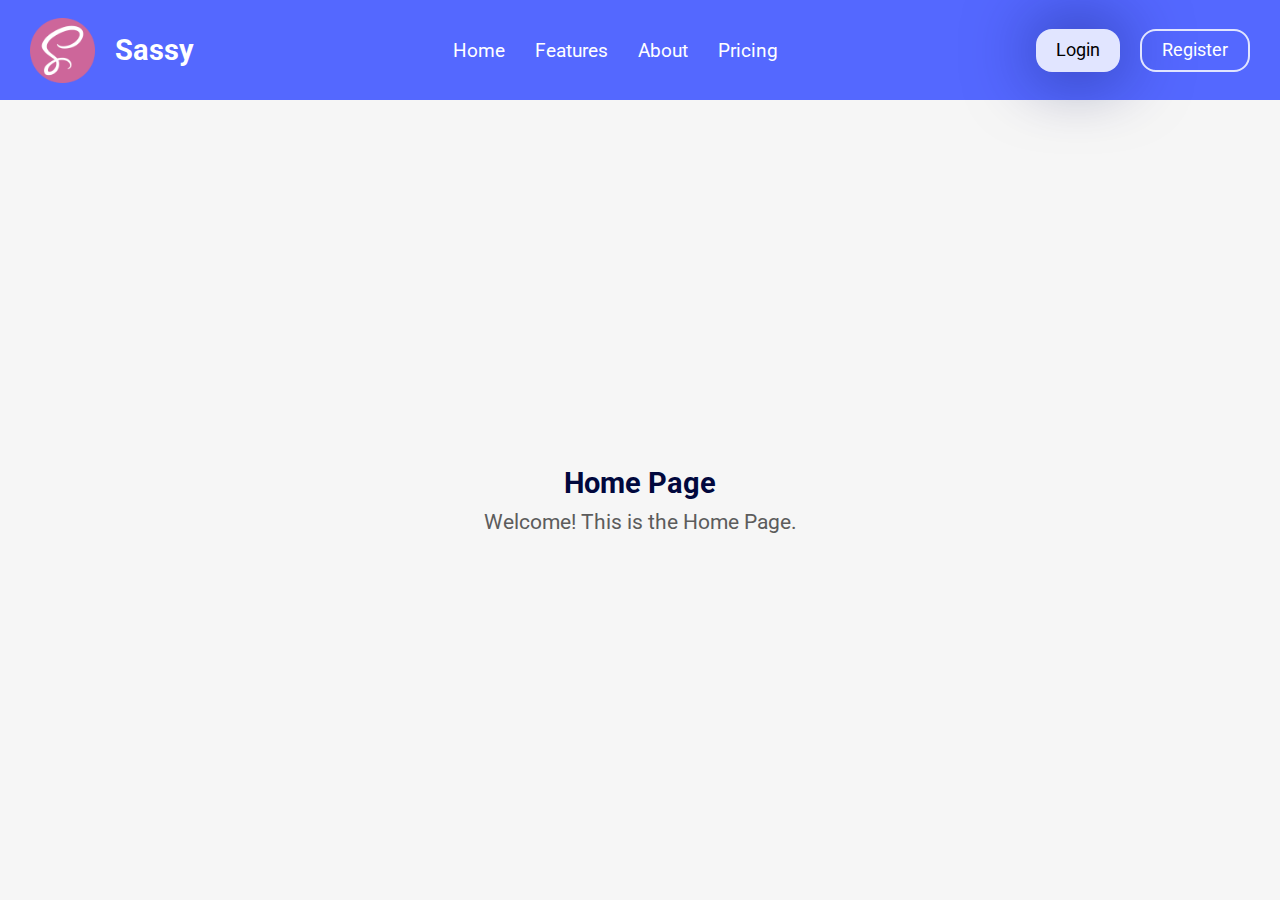
<file: 1_initial_project/index.html>
<!DOCTYPE html>
<html lang="en">
  <head>
    <meta charset="UTF-8" />
    <meta http-equiv="X-UA-Compatible" content="IE=edge" />
    <meta name="viewport" content="width=device-width, initial-scale=1.0" />
    <link rel="stylesheet" href="./styles/style.css" />
    <link rel="preconnect" href="https://fonts.googleapis.com" />
    <link rel="preconnect" href="https://fonts.gstatic.com" crossorigin />
    <link
      href="https://fonts.googleapis.com/css2?family=Questrial&family=Roboto:wght@400;500;700&display=swap"
      rel="stylesheet"
    />
    <title>CSS Preprocessors Course</title>
  </head>
  <body>
    <nav>
      <div>
        <img src="./assets/SassLogo.png" alt="Logo" />
        <h2>Sassy</h2>
      </div>
      <ol>
        <li><a href="./index.html">Home</a></li>
        <li><a href="./features.html">Features</a></li>
        <li><a href="./about.html">About</a></li>
        <li><a href="./pricing.html">Pricing</a></li>
      </ol>
      <div>
        <button>Login</button>
        <button>Register</button>
      </div>
    </nav>
    <main>
      <section>
        <h1>Home Page</h1>
        <p>Welcome! This is the Home Page.</p>
      </section>
    </main>
  </body>
</html>
</file>
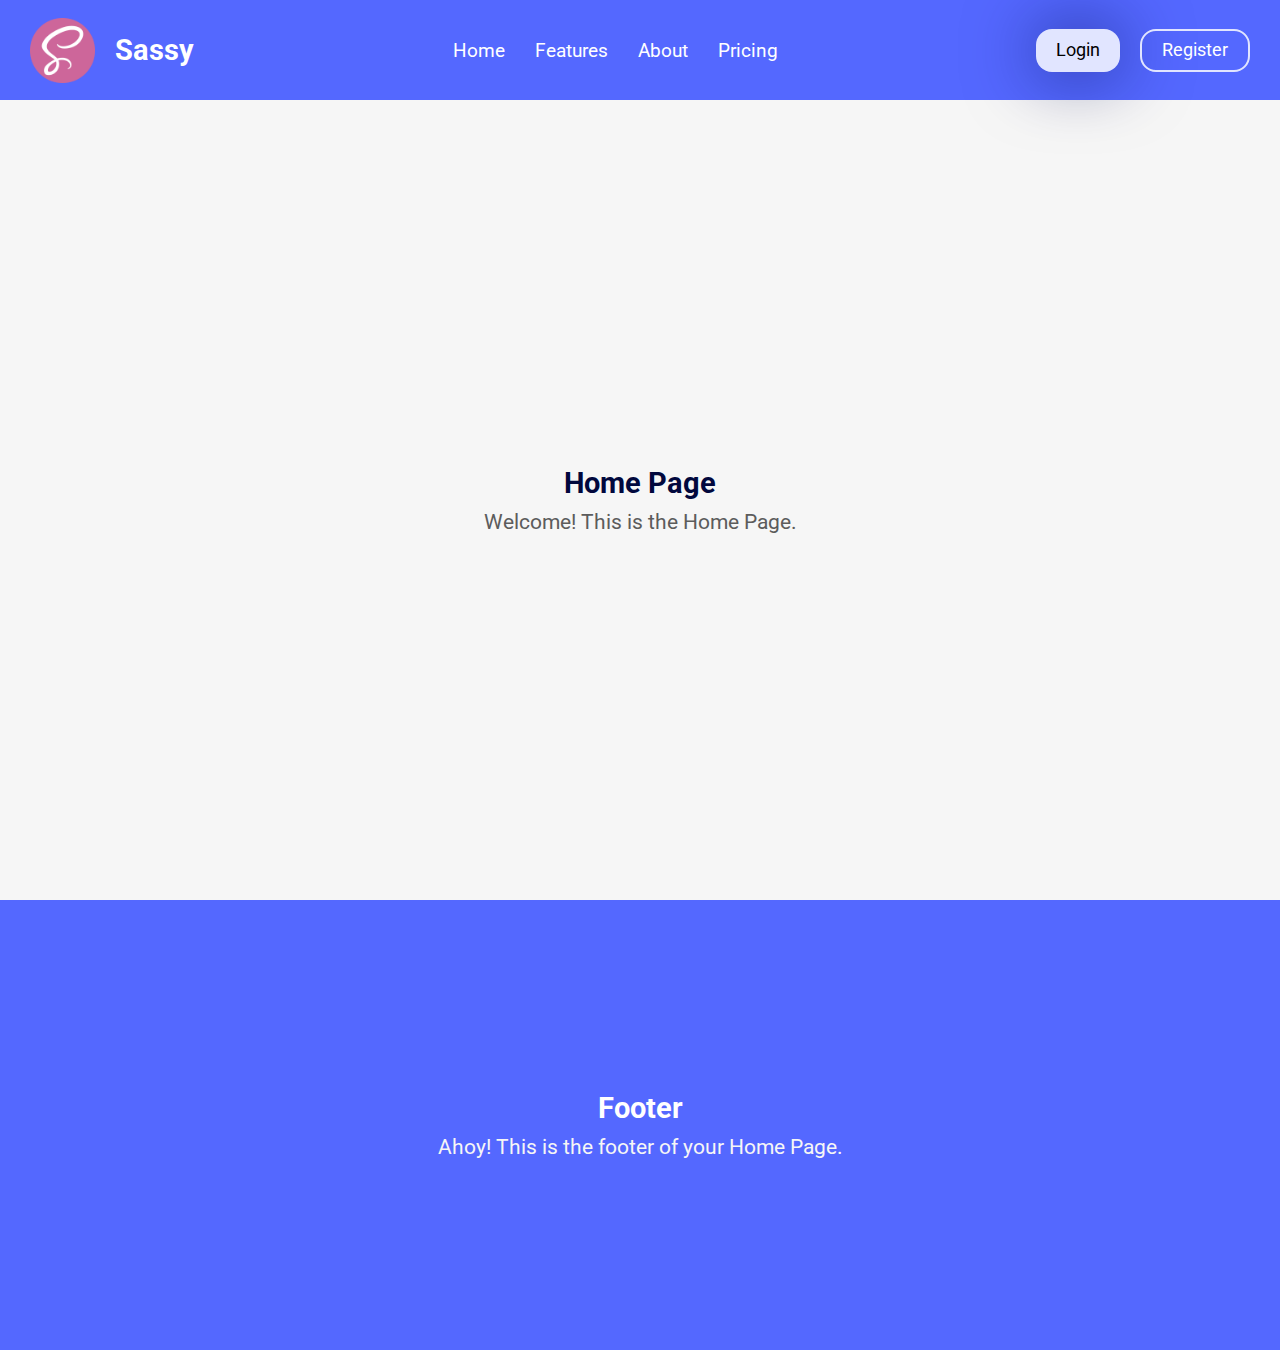
<file: 6_inheritance/index.html>
<!DOCTYPE html>
<html lang="en">
  <head>
    <meta charset="UTF-8" />
    <meta http-equiv="X-UA-Compatible" content="IE=edge" />
    <meta name="viewport" content="width=device-width, initial-scale=1.0" />
    <link rel="stylesheet" href="./styles/style.css" />
    <link rel="preconnect" href="https://fonts.googleapis.com" />
    <link rel="preconnect" href="https://fonts.gstatic.com" crossorigin />
    <link
      href="https://fonts.googleapis.com/css2?family=Questrial&family=Roboto:wght@400;500;700&display=swap"
      rel="stylesheet"
    />
    <title>CSS Preprocessors Course</title>
  </head>
  <body>
    <nav>
      <div>
        <img src="./assets/SassLogo.png" alt="Logo" />
        <h2>Sassy</h2>
      </div>
      <ol>
        <li><a href="./index.html">Home</a></li>
        <li><a href="./features.html">Features</a></li>
        <li><a href="./about.html">About</a></li>
        <li><a href="./pricing.html">Pricing</a></li>
      </ol>
      <div>
        <button>Login</button>
        <button>Register</button>
      </div>
    </nav>
    <main>
      <section>
        <h1>Home Page</h1>
        <p>Welcome! This is the Home Page.</p>
      </section>
    </main>
    <footer>
      <section>
        <h1>Footer</h1>
        <p>Ahoy! This is the footer of your Home Page.</p>
      </section>
    </footer>
  </body>
</html>
</file>
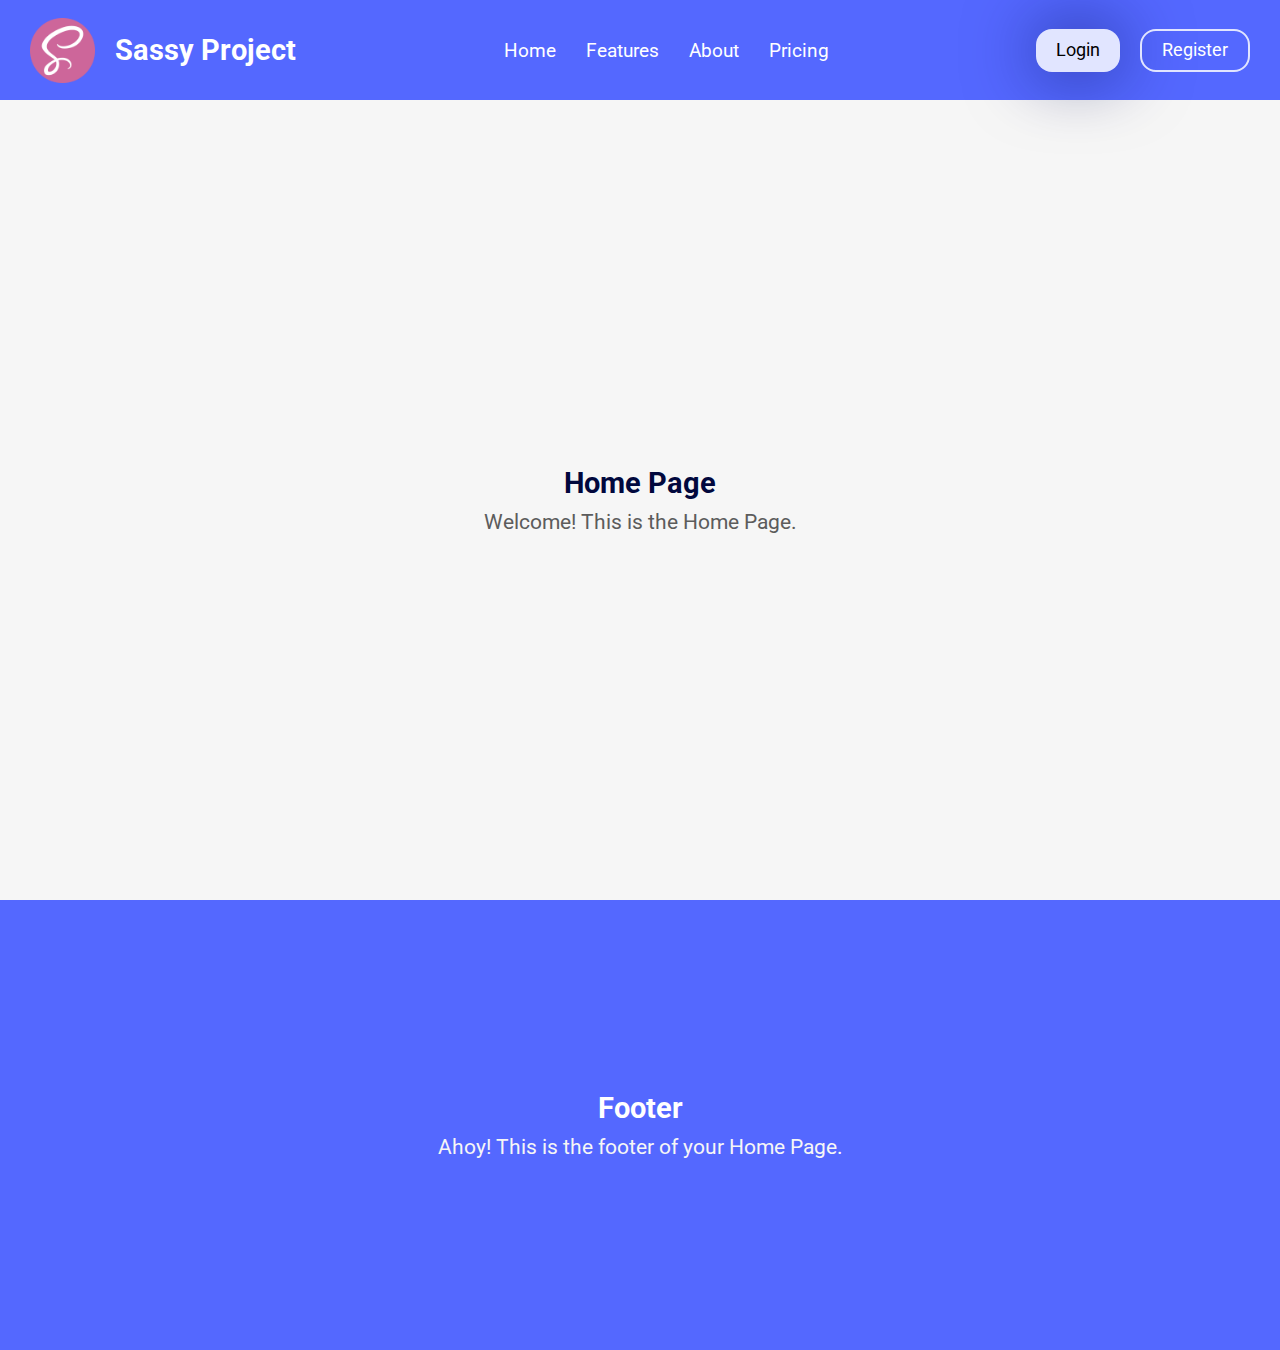
<file: 7_operators/index.html>
<!DOCTYPE html>
<html lang="en">
  <head>
    <meta charset="UTF-8" />
    <meta http-equiv="X-UA-Compatible" content="IE=edge" />
    <meta name="viewport" content="width=device-width, initial-scale=1.0" />
    <link rel="stylesheet" href="./styles/style.css" />
    <link rel="preconnect" href="https://fonts.googleapis.com" />
    <link rel="preconnect" href="https://fonts.gstatic.com" crossorigin />
    <link
      href="https://fonts.googleapis.com/css2?family=Questrial&family=Roboto:wght@400;500;700&display=swap"
      rel="stylesheet"
    />
    <title>CSS Preprocessors Course</title>
  </head>
  <body>
    <nav>
      <div>
        <img src="./assets/SassLogo.png" alt="Logo" />
        <h2>Sassy Project</h2>
      </div>
      <ol>
        <li><a href="./index.html">Home</a></li>
        <li><a href="./features.html">Features</a></li>
        <li><a href="./about.html">About</a></li>
        <li><a href="./pricing.html">Pricing</a></li>
      </ol>
      <div>
        <button>Login</button>
        <button>Register</button>
      </div>
    </nav>
    <main>
      <section>
        <h1>Home Page</h1>
        <p>Welcome! This is the Home Page.</p>
      </section>
    </main>
    <footer>
      <section>
        <h1>Footer</h1>
        <p>Ahoy! This is the footer of your Home Page.</p>
      </section>
    </footer>
  </body>
</html>
</file>
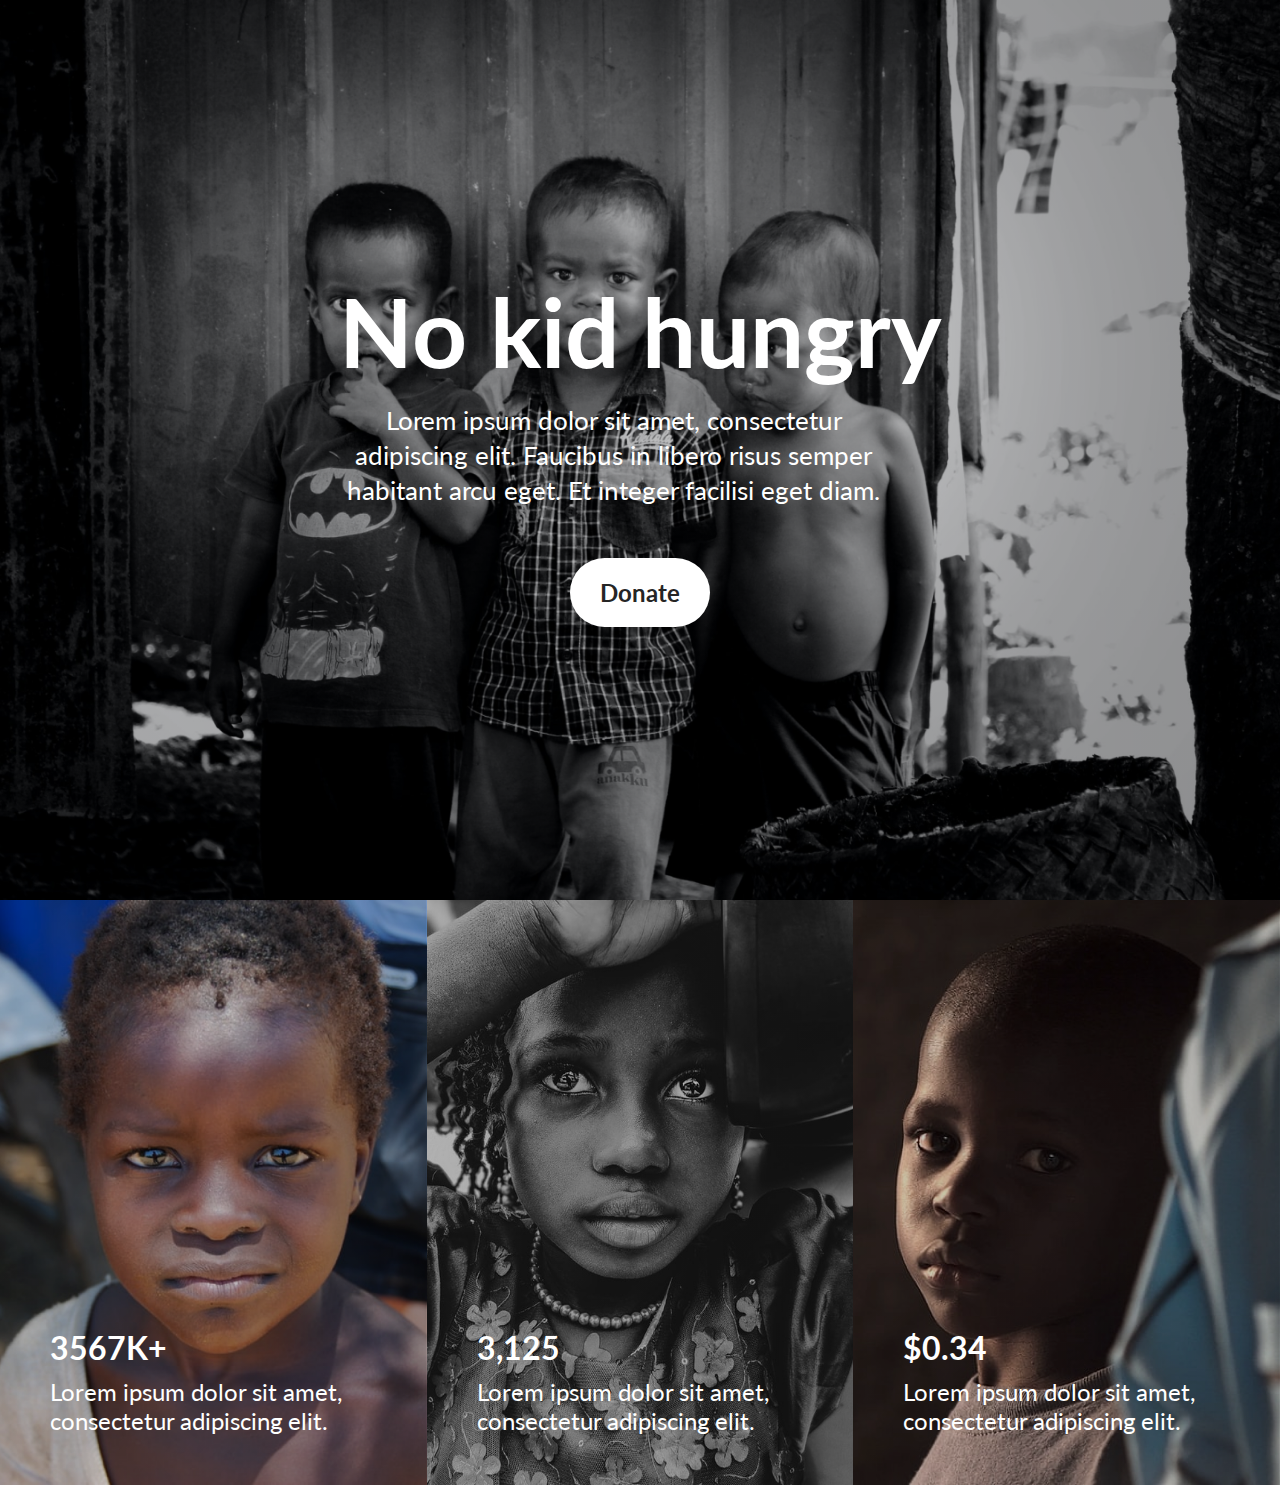
<file: 8_extra_project/index.html>
<!DOCTYPE html>
<html lang="en">
  <head>
    <meta charset="UTF-8" />
    <meta name="viewport" content="width=device-width, initial-scale=1.0" />
    <title>Landing Page Project</title>
    <link rel="stylesheet" href="./assets/style.css" />
    <link rel="preconnect" href="https://fonts.googleapis.com" />
    <link rel="preconnect" href="https://fonts.gstatic.com" crossorigin />
    <link
      href="https://fonts.googleapis.com/css2?family=Lato:wght@400;700;900&family=Roboto:wght@400;700;900&display=swap"
      rel="stylesheet"
    />
  </head>
  <body>
    <section class="section__hero">
      <div>
        <h1>No kid hungry</h1>
        <p>
          Lorem ipsum dolor sit amet, consectetur adipiscing elit. Faucibus in
          libero risus semper habitant arcu eget. Et integer facilisi eget diam.
        </p>
      </div>
      <button>Donate</button>
    </section>
    <section class="section__cards">
      <div>
        <span>
          <h2>3567K+</h2>
          <p>Lorem ipsum dolor sit amet, consectetur adipiscing elit.</p>
        </span>
      </div>
      <div>
        <span>
          <h2>3,125</h2>
          <p>Lorem ipsum dolor sit amet, consectetur adipiscing elit.</p>
        </span>
      </div>
      <div>
        <span>
          <h2>$0.34</h2>
          <p>Lorem ipsum dolor sit amet, consectetur adipiscing elit.</p>
        </span>
      </div>
    </section>
  </body>
</html>
</file>
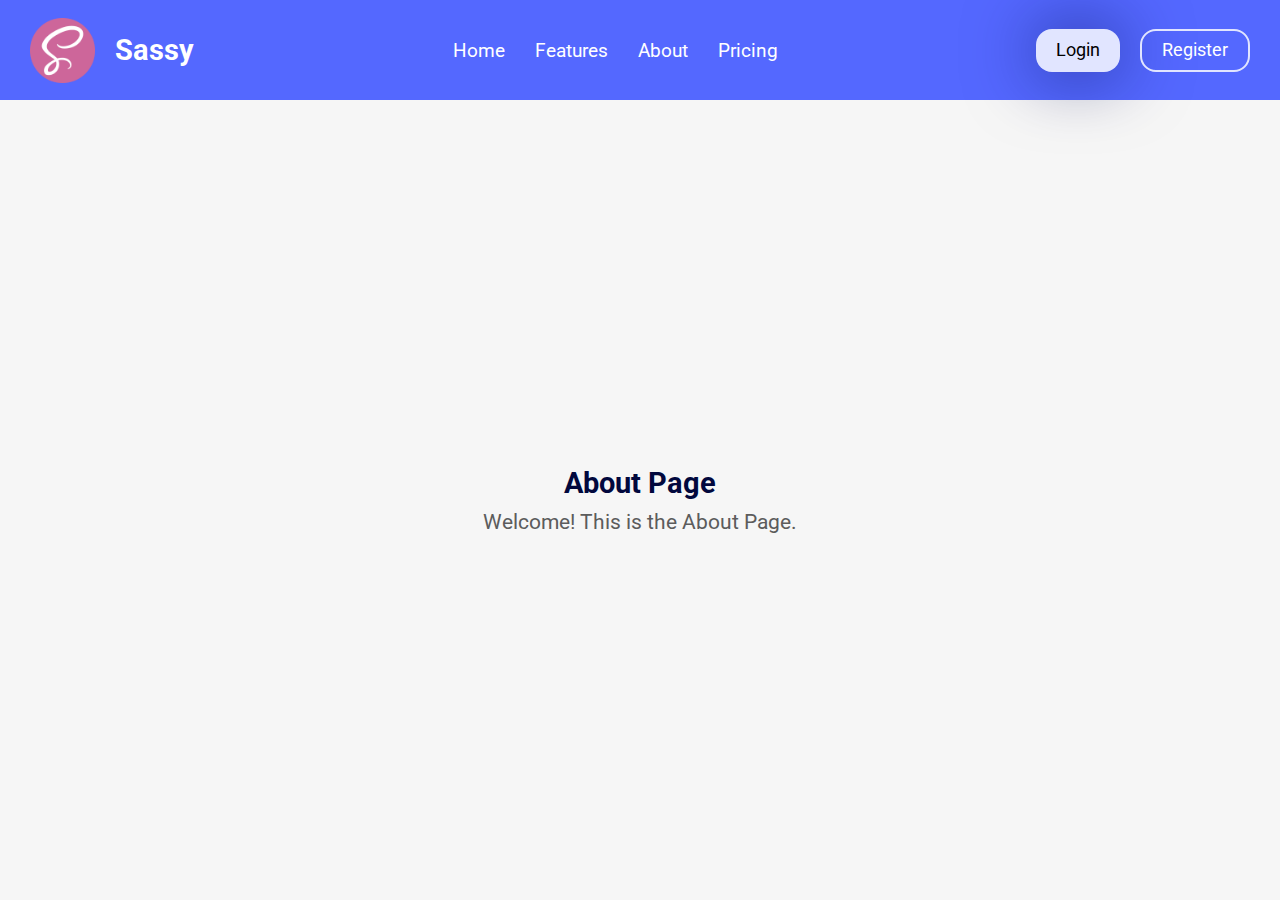
<file: 1_initial_project/about.html>
<!DOCTYPE html>
<html lang="en">
  <head>
    <meta charset="UTF-8" />
    <meta http-equiv="X-UA-Compatible" content="IE=edge" />
    <meta name="viewport" content="width=device-width, initial-scale=1.0" />
    <link rel="stylesheet" href="./styles/style.css" />
    <link rel="preconnect" href="https://fonts.googleapis.com" />
    <link rel="preconnect" href="https://fonts.gstatic.com" crossorigin />
    <link
      href="https://fonts.googleapis.com/css2?family=Questrial&family=Roboto:wght@400;500;700&display=swap"
      rel="stylesheet"
    />
    <title>CSS Preprocessors Course</title>
  </head>
  <body>
    <nav>
      <div>
        <img src="./assets/SassLogo.png" alt="Logo" />
        <h2>Sassy</h2>
      </div>
      <ol>
        <li><a href="./index.html">Home</a></li>
        <li><a href="./features.html">Features</a></li>
        <li><a href="./about.html">About</a></li>
        <li><a href="./pricing.html">Pricing</a></li>
      </ol>
      <div>
        <button>Login</button>
        <button>Register</button>
      </div>
    </nav>
    <main>
      <section>
        <h1>About Page</h1>
        <p>Welcome! This is the About Page.</p>
      </section>
    </main>
  </body>
</html>
</file>
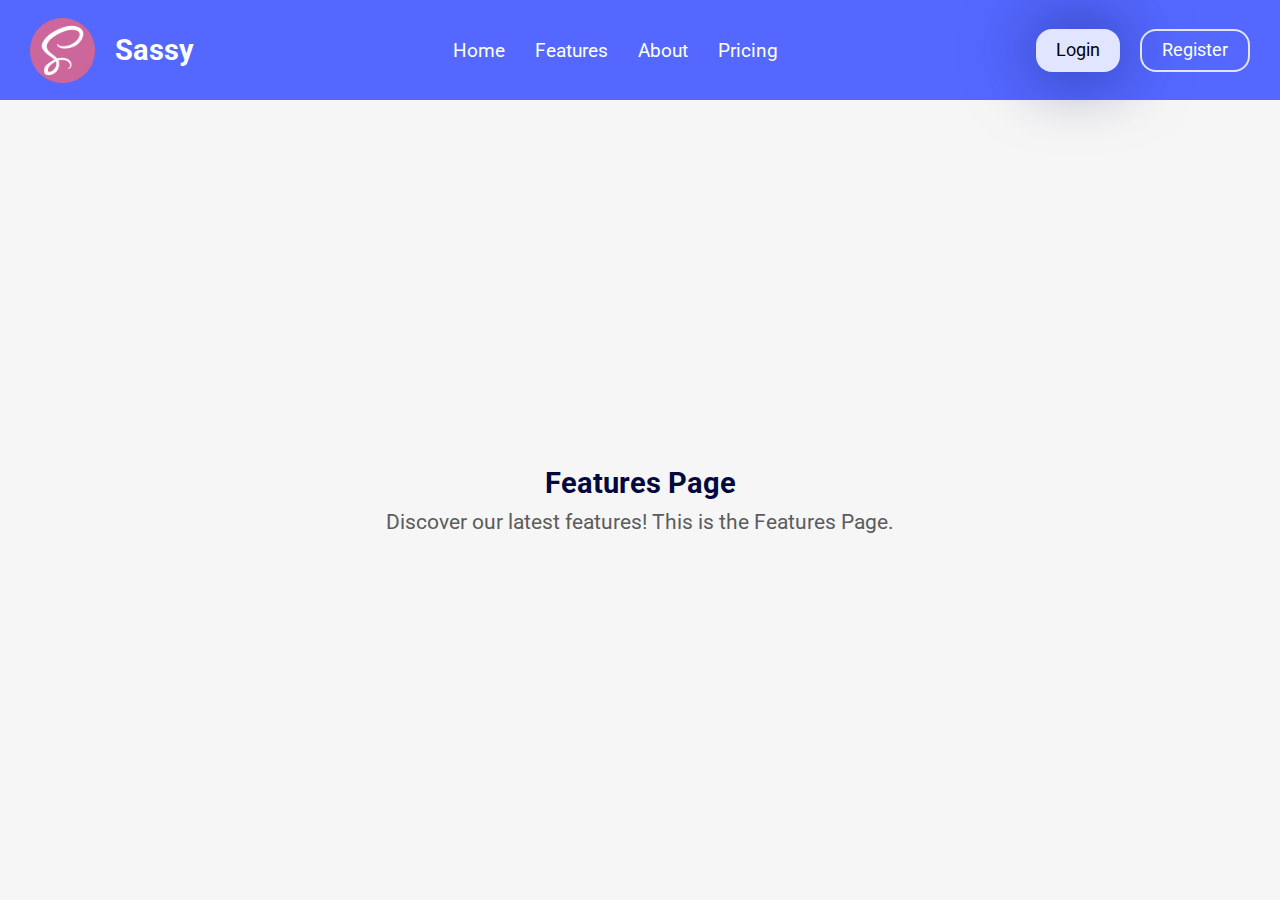
<file: 1_initial_project/features.html>
<!DOCTYPE html>
<html lang="en">
  <head>
    <meta charset="UTF-8" />
    <meta http-equiv="X-UA-Compatible" content="IE=edge" />
    <meta name="viewport" content="width=device-width, initial-scale=1.0" />
    <link rel="stylesheet" href="./styles/style.css" />
    <link rel="preconnect" href="https://fonts.googleapis.com" />
    <link rel="preconnect" href="https://fonts.gstatic.com" crossorigin />
    <link
      href="https://fonts.googleapis.com/css2?family=Questrial&family=Roboto:wght@400;500;700&display=swap"
      rel="stylesheet"
    />
    <title>CSS Preprocessors Course</title>
  </head>
  <body>
    <nav>
      <div>
        <img src="./assets/SassLogo.png" alt="Logo" />
        <h2>Sassy</h2>
      </div>
      <ol>
        <li><a href="./index.html">Home</a></li>
        <li><a href="./features.html">Features</a></li>
        <li><a href="./about.html">About</a></li>
        <li><a href="./pricing.html">Pricing</a></li>
      </ol>
      <div>
        <button>Login</button>
        <button>Register</button>
      </div>
    </nav>
    <main>
      <section>
        <h1>Features Page</h1>
        <p>Discover our latest features! This is the Features Page.</p>
      </section>
    </main>
  </body>
</html>
</file>
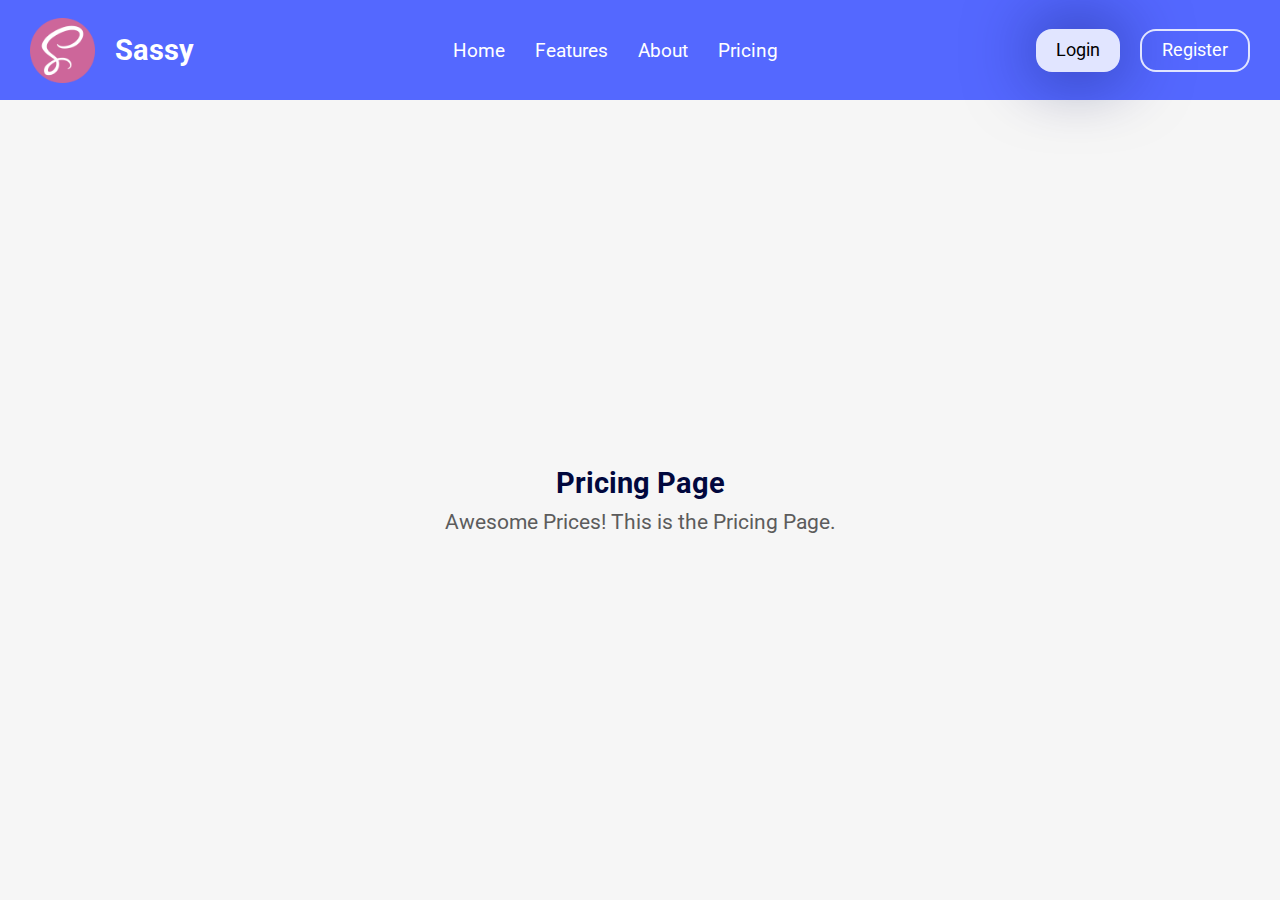
<file: 1_initial_project/pricing.html>
<!DOCTYPE html>
<html lang="en">
  <head>
    <meta charset="UTF-8" />
    <meta http-equiv="X-UA-Compatible" content="IE=edge" />
    <meta name="viewport" content="width=device-width, initial-scale=1.0" />
    <link rel="stylesheet" href="./styles/style.css" />
    <link rel="preconnect" href="https://fonts.googleapis.com" />
    <link rel="preconnect" href="https://fonts.gstatic.com" crossorigin />
    <link
      href="https://fonts.googleapis.com/css2?family=Questrial&family=Roboto:wght@400;500;700&display=swap"
      rel="stylesheet"
    />
    <title>CSS Preprocessors Course</title>
  </head>
  <body>
    <nav>
      <div>
        <img src="./assets/SassLogo.png" alt="Logo" />
        <h2>Sassy</h2>
      </div>
      <ol>
        <li><a href="./index.html">Home</a></li>
        <li><a href="./features.html">Features</a></li>
        <li><a href="./about.html">About</a></li>
        <li><a href="./pricing.html">Pricing</a></li>
      </ol>
      <div>
        <button>Login</button>
        <button>Register</button>
      </div>
    </nav>
    <main>
      <section>
        <h1>Pricing Page</h1>
        <p>Awesome Prices! This is the Pricing Page.</p>
      </section>
    </main>
  </body>
</html>
</file>
<file: 1_initial_project/styles/style.css>
* {
  margin: 0;
  padding: 0;
  border: 0;
  box-sizing: border-box;
  font-size: 100%;
  font-family: "Roboto", sans-serif;
}

ol,
ul {
  list-style-type: none;
}

a,
a:hover,
a:focus,
a:active {
  text-decoration: none;
  color: inherit;
}

nav {
  background: #5468ff;
  height: 100px;
  display: flex;
  align-items: center;
  justify-content: space-between;
  padding: 0 30px;
  width: 100vw;
}

nav div {
  display: flex;
  align-items: center;
  gap: 20px;
}

nav div img {
  width: 65px;
  height: 65px;
  -o-object-fit: contain;
     object-fit: contain;
}

nav div h2 {
  font-size: 1.8rem;
  color: #fff;
}

nav ol {
  display: flex;
  align-items: center;
  gap: 30px;
}

nav ol li {
  color: #fff;
  font-size: 1.2rem;
}

nav div button {
  height: 43px;
  padding: 0 20px;
  border-radius: 16px;
  box-shadow: 0 0 70px rgba(6, 15, 86, 0.6666666667);
  background-color: #e1e5ff;
  color: #000;
  font-size: 1.1rem;
  cursor: pointer;
  transition: 0.2s all ease-in-out;
}

nav div button:hover {
  background-color: #cfd3ea;
}

nav div button:hover:active {
  transform: scale(0.9);
}

nav div button:last-child {
  background-color: unset;
  border: 2px solid #e1e5ff;
  box-shadow: unset;
  color: #fff;
}

main {
  width: 100vw;
  height: calc(100vh - 100px);
  background-color: #f6f6f6;
  display: flex;
  align-items: center;
  justify-content: center;
}

main section {
  display: flex;
  flex-direction: column;
  align-items: center;
  gap: 10px;
}

main section h1 {
  font-size: 1.8rem;
  color: #01083d;
}

main section p {
  font-size: 1.3rem;
  color: #5c5c5c;
}
</file>
<file: 6_inheritance/styles/style.css>
nav {
  display: flex;
  flex-direction: row;
  align-items: center;
  justify-content: space-between;
  background-color: #5468ff;
  height: 100px;
  padding: 0 30px;
  width: 100vw;
}
nav div {
  display: flex;
  align-items: center;
  gap: 20px;
}
nav div img {
  width: 65px;
  height: 65px;
  -o-object-fit: contain;
     object-fit: contain;
}
nav div h2 {
  font-size: 1.8rem;
  color: #fff;
}
nav div button {
  height: 43px;
  padding: 0 20px;
  border-radius: 16px;
  box-shadow: 0 0 70px rgba(6, 15, 86, 0.6666666667);
  background-color: #e1e5ff;
  color: #000;
  font-size: 1.1rem;
  cursor: pointer;
  transition: 0.2s all ease-in-out;
}
nav div button:last-child {
  background-color: unset;
  border: 2px solid #e1e5ff;
  box-shadow: unset;
  color: #fff;
}
nav div button:hover:first-child {
  background-color: #cfd3ea;
}
nav div button:hover:active {
  transform: scale(0.9);
}
nav ol {
  display: flex;
  align-items: center;
  gap: 30px;
}
nav ol li {
  color: #fff;
  font-size: 1.2rem;
}

main, footer {
  display: flex;
  justify-content: center;
  align-items: center;
  width: 100vw;
  height: calc(100vh - 100px);
  background-color: #f6f6f6;
  flex-direction: column;
}
main section, footer section {
  display: flex;
  flex-direction: column;
  align-items: center;
  justify-content: flex-start;
  background-color: unset;
  gap: 10px;
}
main section h1, footer section h1 {
  font-size: 1.8rem;
  color: #01083d;
}
main section p, footer section p {
  font-size: 1.3rem;
  color: #5c5c5c;
}

* {
  margin: 0;
  padding: 0;
  border: 0;
  box-sizing: border-box;
  font-size: 100%;
  font-family: "Roboto", sans-serif;
}

ol,
ul {
  list-style-type: none;
}

a,
a:hover,
a:focus,
a:active {
  text-decoration: none;
  color: inherit;
}

footer {
  background-color: #5468ff;
  height: 50vh;
}
footer section h1 {
  color: #fff;
}
footer section p {
  color: #f6f6f6;
}/*# sourceMappingURL=style.css.map */
</file>
<file: 7_operators/styles/style.css>
nav {
  display: flex;
  flex-direction: row;
  align-items: center;
  justify-content: space-between;
  background-color: #5468ff;
  height: 100px;
  padding: 0 30px;
  width: 100vw;
}
nav div {
  display: flex;
  align-items: center;
  gap: 20px;
}
nav div img {
  width: 65px;
  height: 65px;
  -o-object-fit: contain;
     object-fit: contain;
}
nav div h2 {
  font-size: 1.8rem;
  color: #fff;
}
nav div button {
  height: 43px;
  padding: 0 20px;
  border-radius: 16px;
  box-shadow: 0 0 70px rgba(6, 15, 86, 0.6666666667);
  background-color: #e1e5ff;
  color: #000;
  font-size: 1.1rem;
  cursor: pointer;
  transition: 0.2s all ease-in-out;
}
nav div button:last-child {
  background-color: unset;
  border: 2px solid #e1e5ff;
  box-shadow: unset;
  color: #fff;
}
nav div button:hover:first-child {
  background-color: #cfd3ea;
}
nav div button:hover:active {
  transform: scale(0.9);
}
nav ol {
  display: flex;
  align-items: center;
  gap: 30px;
}
nav ol li {
  color: #fff;
  font-size: 1.2rem;
}

main, footer {
  display: flex;
  justify-content: center;
  align-items: center;
  width: 100vw;
  height: calc(100vh - 100px);
  background-color: #f6f6f6;
  flex-direction: column;
}
main section, footer section {
  display: flex;
  flex-direction: column;
  align-items: center;
  justify-content: flex-start;
  background-color: unset;
  gap: 10px;
}
main section h1, footer section h1 {
  font-size: 1.8rem;
  color: #01083d;
}
main section p, footer section p {
  font-size: 1.3rem;
  color: #5c5c5c;
}

* {
  margin: 0;
  padding: 0;
  border: 0;
  box-sizing: border-box;
  font-size: 100%;
  font-family: "Roboto", sans-serif;
}

ol,
ul {
  list-style-type: none;
}

a,
a:hover,
a:focus,
a:active {
  text-decoration: none;
  color: inherit;
}

footer {
  background-color: #5468ff;
  height: 50vh;
}
footer section h1 {
  color: #fff;
}
footer section p {
  color: #f6f6f6;
}/*# sourceMappingURL=style.css.map */
</file>
<file: 8_extra_project/assets/style.css>
* {
  padding: 0;
  margin: 0;
  box-sizing: border-box;
  font-family: "Lato", sans-serif;
}

.section__cards {
  display: grid;
  grid-template-columns: repeat(3, 1fr);
  height: 65vh;
}
.section__cards div {
  display: flex;
  flex-direction: column;
  justify-content: flex-end;
  background-position: center !important;
  background-size: cover !important;
  background-repeat: no-repeat !important;
}
.section__cards div:nth-child(1) {
  background: linear-gradient(90deg, rgba(0, 0, 0, 0.2), rgba(0, 0, 0, 0.3)), url("./images/cards_1.png");
}
.section__cards div:nth-child(2) {
  background: linear-gradient(90deg, rgba(0, 0, 0, 0.2), rgba(0, 0, 0, 0.3)), url("./images/cards_2.png");
}
.section__cards div:nth-child(3) {
  background: linear-gradient(90deg, rgba(0, 0, 0, 0.2), rgba(0, 0, 0, 0.3)), url("./images/cards_3.png");
}
.section__cards div span {
  display: flex;
  flex-direction: column;
  gap: 10px;
  padding-bottom: 50px;
  padding-left: 50px;
}
.section__cards div span h2 {
  color: #fff;
  font-size: 32px;
  font-weight: 700;
}
.section__cards div span p {
  color: #fff;
  font-size: 24px;
  font-weight: 400;
}
@media (max-width: 550px) {
  .section__cards {
    grid-template-columns: 1fr;
  }
}

.section__hero {
  display: flex;
  align-items: center;
  justify-content: center;
  gap: 50px;
  flex-direction: column;
  height: 100vh;
  background: linear-gradient(90deg, rgba(0, 0, 0, 0.2), rgba(0, 0, 0, 0.3)), url("./images/hero.png") no-repeat;
  background-size: cover;
}
.section__hero div {
  display: flex;
  flex-direction: column;
  gap: 15px;
}
.section__hero div h1 {
  font-size: 96px;
  font-weight: 700;
  color: #fff;
}
.section__hero div p {
  font-size: 26px;
  line-height: 35px;
  font-weight: 400;
  color: #fff;
  text-align: center;
  max-width: 550px;
}
.section__hero button {
  outline: none;
  border: none;
  background-color: #fff;
  padding: 20px 30px;
  border-radius: 36px;
  font-size: 24px;
  font-weight: 700;
  color: #252525;
}/*# sourceMappingURL=style.css.map */
</file>
